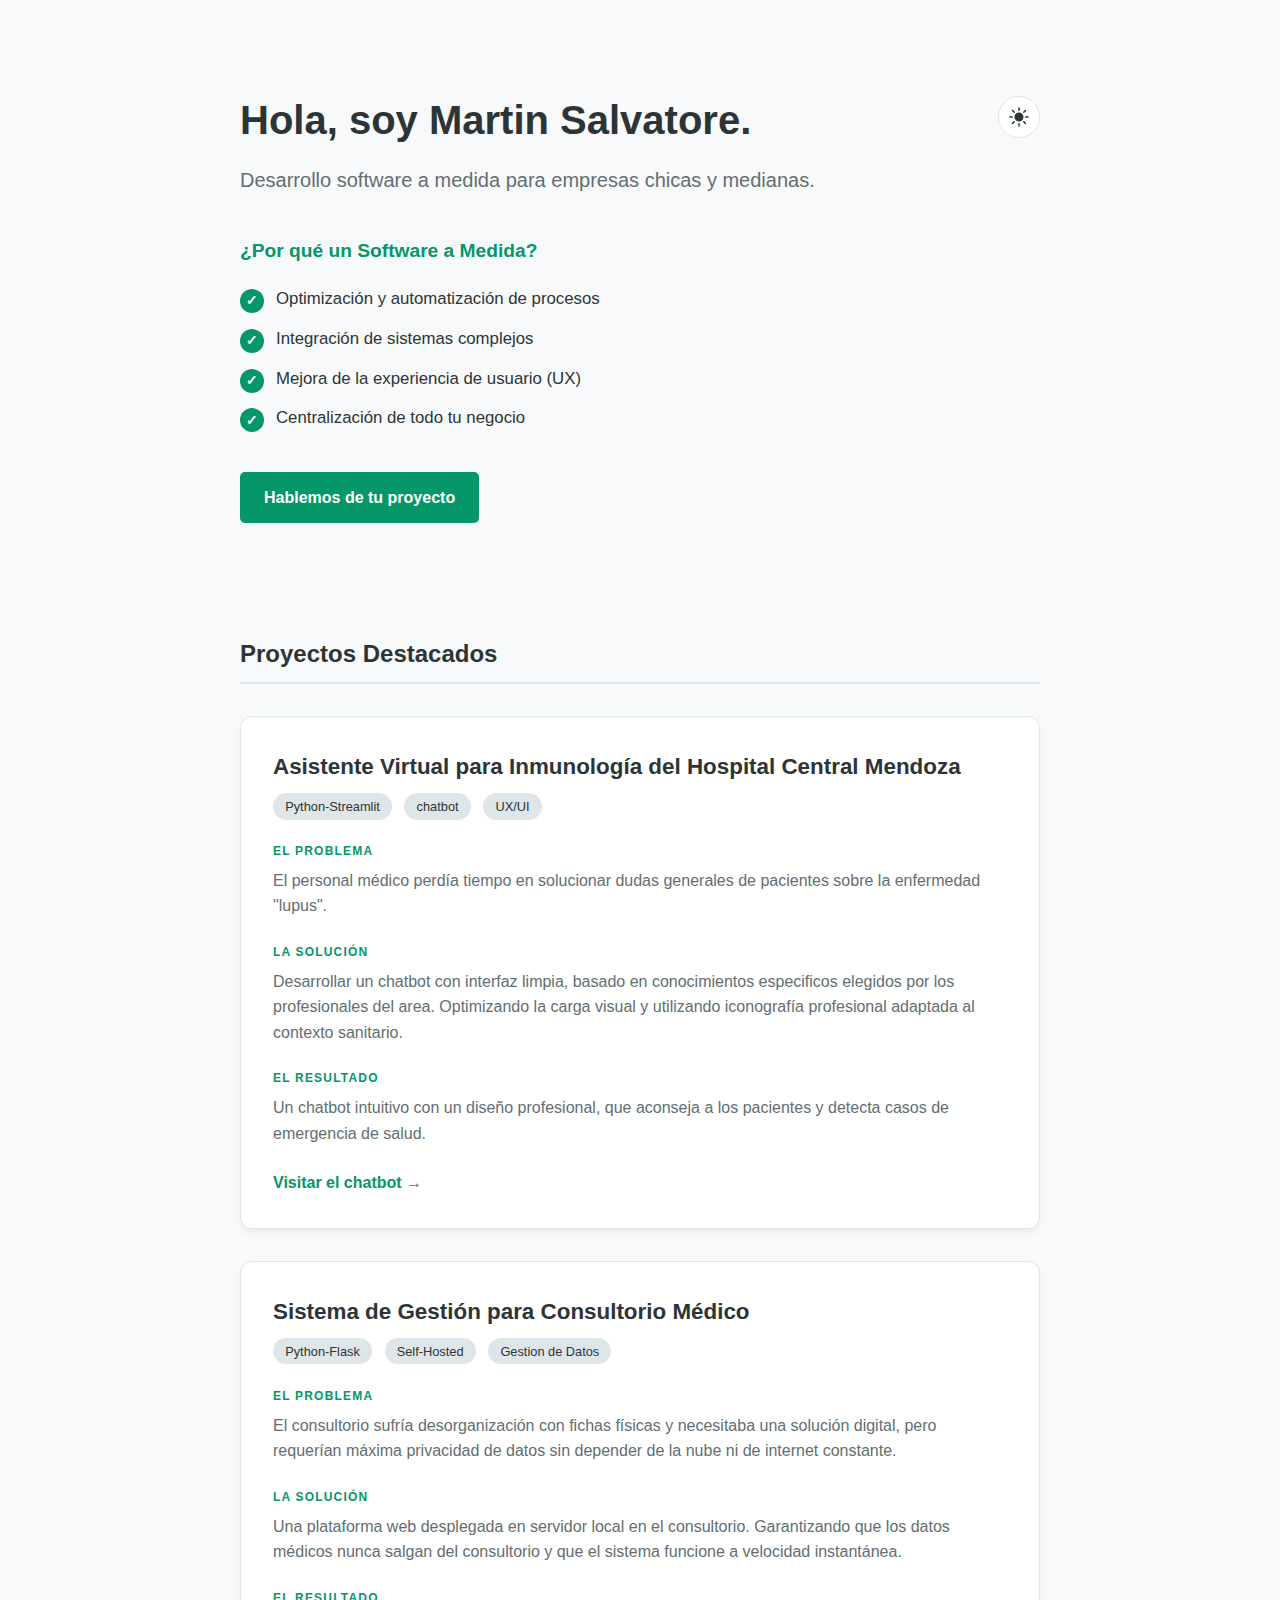
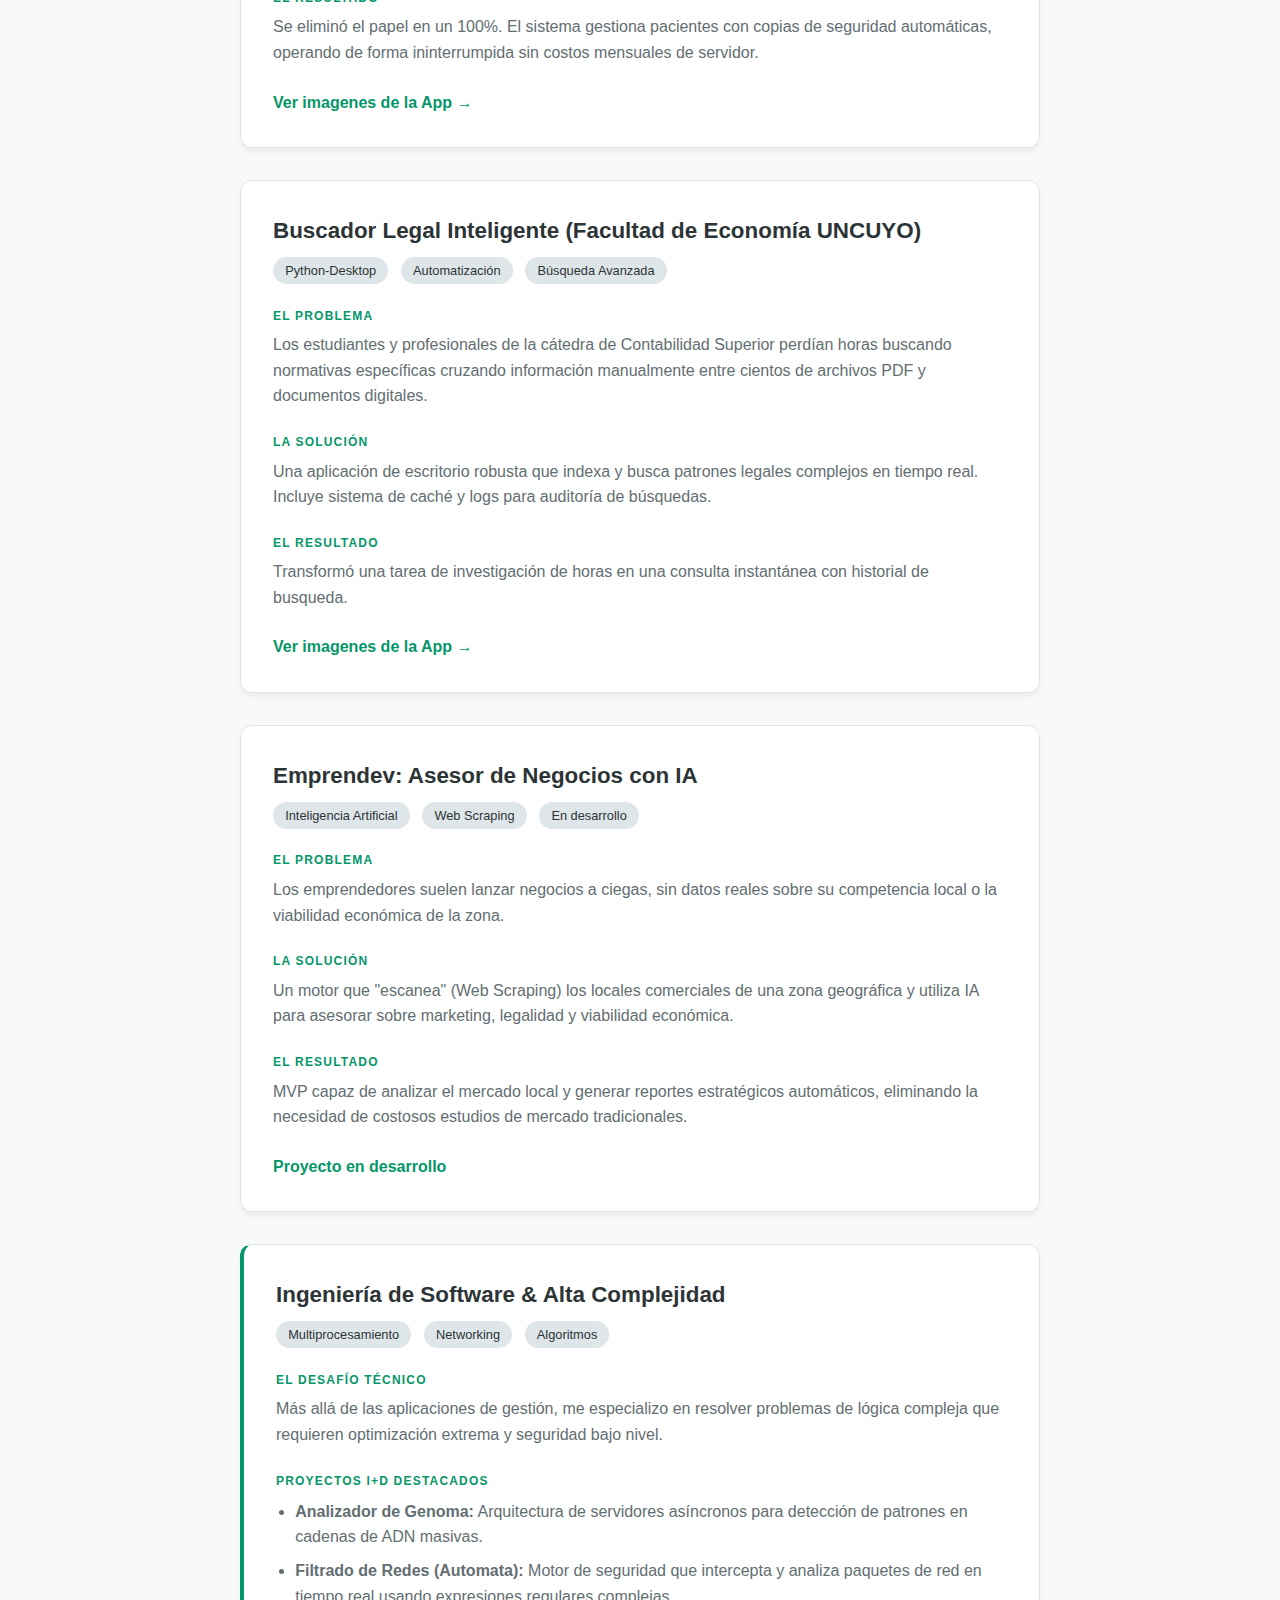
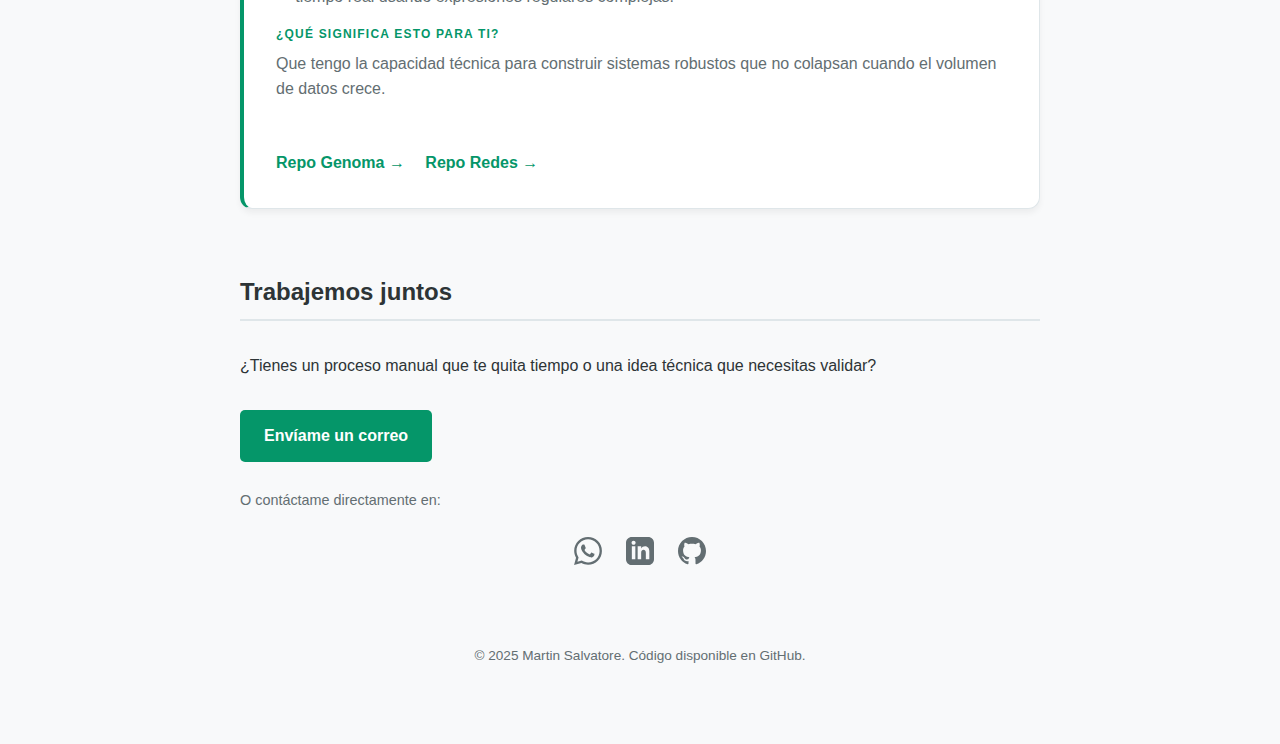
<file: index.html>
<!DOCTYPE html>
<html lang="es">
<head>
    <meta charset="UTF-8">
    <link rel="icon" href="data:image/svg+xml,<svg xmlns=%22http://www.w3.org/2000/svg%22 viewBox=%220 0 100 100%22><text y=%22.9em%22 font-size=%2290%22>💻</text></svg>">
    <meta property="og:title" content="Tu Nombre | Desarrollador de Software">
    <meta property="og:description" content="Ayudo a empresas a automatizar procesos y solucionar problemas técnicos complejos.">
    <meta property="og:image" content="https://tu-usuario.github.io/tu-foto-o-captura.jpg"> <meta property="og:url" content="https://tu-usuario.github.io">
    <meta property="og:type" content="website">

    <meta name="viewport" content="width=device-width, initial-scale=1.0">
    <meta name="description" content="Portafolio de desarrollo de software. Soluciones prácticas para problemas reales.">
    <title>Tu Nombre | Freelance Developer</title>
    <link rel="stylesheet" href="style.css">
</head>
<body>

<div class="container">
    <header>
        <div class="header-content">
            <h1>Hola, soy Martin Salvatore.</h1>
            <p class="subtitle">Desarrollo software a medida para empresas chicas y medianas.</p>
            
            <h3 class="benefits-title">¿Por qué un Software a Medida?</h3>
            
            <ul class="benefits-list">
                <li>
                    <span class="check-icon">✓</span> Optimización y automatización de procesos
                </li>
                <li>
                    <span class="check-icon">✓</span> Integración de sistemas complejos
                </li>
                <li>
                    <span class="check-icon">✓</span> Mejora de la experiencia de usuario (UX)
                </li>
                <li>
                    <span class="check-icon">✓</span> Centralización de todo tu negocio
                </li>
            </ul>

            <a href="#contacto" class="btn">Hablemos de tu proyecto</a>
        </div>
        
        <button id="theme-toggle" aria-label="Cambiar modo oscuro/claro">
            <svg class="theme-icon sun-icon" xmlns="http://www.w3.org/2000/svg" viewBox="0 0 24 24"><path d="M12 2.25a.75.75 0 01.75.75v2.25a.75.75 0 01-1.5 0V3a.75.75 0 01.75-.75zM7.5 12a4.5 4.5 0 119 0 4.5 4.5 0 01-9 0zM18.894 6.166a.75.75 0 00-1.06-1.06l-1.591 1.59a.75.75 0 101.06 1.061l1.591-1.59zM21.75 12a.75.75 0 01-.75.75h-2.25a.75.75 0 010-1.5H21a.75.75 0 01.75.75zM17.834 18.894a.75.75 0 001.06-1.06l-1.59-1.591a.75.75 0 10-1.061 1.06l1.59 1.591zM12 18a.75.75 0 01.75.75V21a.75.75 0 01-1.5 0v-2.25A.75.75 0 0112 18zM7.758 17.303a.75.75 0 00-1.061-1.06l-1.591 1.59a.75.75 0 001.06 1.061l1.591-1.59zM6 12a.75.75 0 01-.75.75H3a.75.75 0 010-1.5h2.25A.75.75 0 016 12zM6.697 7.757a.75.75 0 001.06-1.06l-1.59-1.591a.75.75 0 00-1.061 1.06l1.59 1.591z"/></svg>
            
            <svg class="theme-icon moon-icon" xmlns="http://www.w3.org/2000/svg" viewBox="0 0 24 24"><path fill-rule="evenodd" d="M9.528 1.718a.75.75 0 01.162.819A8.97 8.97 0 009 6a9 9 0 009 9 8.97 8.97 0 003.463-.69.75.75 0 01.981.98 10.5 10.5 0 01-9.694 6.46c-5.799 0-10.5-4.701-10.5-10.5 0-4.368 2.667-8.112 6.46-9.694a.75.75 0 01.818.162z" clip-rule="evenodd"/></svg>
        </button>
    </header>

    <h2 class="section-title">Proyectos Destacados</h2>

    <div class="project-card">
        <h3 class="project-title">Asistente Virtual para Inmunología del Hospital Central Mendoza</h3>
        <div class="tech-stack">
            <span class="project-tag">Python-Streamlit</span>
            <span class="project-tag">chatbot</span>
            <span class="project-tag">UX/UI</span>
        </div>

        <div class="case-study">
            <h4>El Problema</h4>
            <p>El personal médico perdía tiempo en solucionar dudas generales de pacientes sobre la enfermedad "lupus".</p>

            <h4>La Solución</h4>
            <p>Desarrollar un chatbot con interfaz limpia, basado en conocimientos especificos elegidos por los profesionales del area. Optimizando la carga visual y utilizando iconografía profesional adaptada al contexto sanitario.</p>

            <h4>El Resultado</h4>
            <p>Un chatbot intuitivo con un diseño profesional, que aconseja a los pacientes y detecta casos de emergencia de salud.</p>
        </div>
        <a href="link-al-chatbot" target="_blank" class="project-link">Visitar el chatbot &rarr;</a>
    </div>

    <div class="project-card">
        <h3 class="project-title">Sistema de Gestión para Consultorio Médico</h3>
        <div class="tech-stack">
            <span class="project-tag">Python-Flask</span>
            <span class="project-tag">Self-Hosted</span>
            <span class="project-tag">Gestion de Datos</span>
        </div>

        <div class="case-study">
            <h4>El Problema</h4>
            <p>El consultorio sufría desorganización con fichas físicas y necesitaba una solución digital, pero requerían máxima privacidad de datos sin depender de la nube ni de internet constante.</p>

            <h4>La Solución</h4>
            <p>Una plataforma web desplegada en servidor local en el consultorio. Garantizando que los datos médicos nunca salgan del consultorio y que el sistema funcione a velocidad instantánea.</p>

            <h4>El Resultado</h4>
            <p>Se eliminó el papel en un 100%. El sistema gestiona pacientes con copias de seguridad automáticas, operando de forma ininterrumpida sin costos mensuales de servidor.</p>
        </div>
        
        <a href="consultorio.html" class="project-link">Ver imagenes de la App &rarr;</a>
    </div>

    <div class="project-card">
        <h3 class="project-title">Buscador Legal Inteligente (Facultad de Economía UNCUYO)</h3>
        <div class="tech-stack">
            <span class="project-tag">Python-Desktop</span>
            <span class="project-tag">Automatización</span>
            <span class="project-tag">Búsqueda Avanzada</span>
        </div>

        <div class="case-study">
            <h4>El Problema</h4>
            <p>Los estudiantes y profesionales de la cátedra de Contabilidad Superior perdían horas buscando normativas específicas cruzando información manualmente entre cientos de archivos PDF y documentos digitales.</p>

            <h4>La Solución</h4>
            <p>Una aplicación de escritorio robusta que indexa y busca patrones legales complejos en tiempo real. Incluye sistema de caché y logs para auditoría de búsquedas.</p>

            <h4>El Resultado</h4>
            <p>Transformó una tarea de investigación de horas en una consulta instantánea con historial de busqueda.</p>
        </div>
        <a href="lab_datos.html" class="project-link">Ver imagenes de la App &rarr;</a>
    </div>

    <div class="project-card">
        <h3 class="project-title">Emprendev: Asesor de Negocios con IA</h3>
        <div class="tech-stack">
            <span class="project-tag">Inteligencia Artificial</span>
            <span class="project-tag">Web Scraping</span>
            <span class="project-tag">En desarrollo</span>
        </div>

        <div class="case-study">
            <h4>El Problema</h4>
            <p>Los emprendedores suelen lanzar negocios a ciegas, sin datos reales sobre su competencia local o la viabilidad económica de la zona.</p>

            <h4>La Solución</h4>
            <p>Un motor que "escanea" (Web Scraping) los locales comerciales de una zona geográfica y utiliza IA para asesorar sobre marketing, legalidad y viabilidad económica.</p>

            <h4>El Resultado</h4>
            <p>MVP capaz de analizar el mercado local y generar reportes estratégicos automáticos, eliminando la necesidad de costosos estudios de mercado tradicionales.</p>
        </div>
        <a href="#" class="project-link">Proyecto en desarrollo</a>
    </div>

    <div class="project-card" style="border-left: 4px solid var(--accent);">
        <h3 class="project-title">Ingeniería de Software & Alta Complejidad</h3>
        <div class="tech-stack">
            <span class="project-tag">Multiprocesamiento</span>
            <span class="project-tag">Networking</span>
            <span class="project-tag">Algoritmos</span>
        </div>

        <div class="case-study">
            <h4>El Desafío Técnico</h4>
            <p>Más allá de las aplicaciones de gestión, me especializo en resolver problemas de lógica compleja que requieren optimización extrema y seguridad bajo nivel.</p>

            <h4>Proyectos I+D Destacados</h4>
            <ul style="margin-top: 0.5rem; padding-left: 1.2rem; color: var(--subtext);">
                <li style="margin-bottom: 0.5rem;">
                    <strong>Analizador de Genoma:</strong> Arquitectura de servidores asíncronos para detección de patrones en cadenas de ADN masivas.
                </li>
                <li>
                    <strong>Filtrado de Redes (Automata):</strong> Motor de seguridad que intercepta y analiza paquetes de red en tiempo real usando expresiones regulares complejas.
                </li>
            </ul>

            <h4 style="margin-top: 1rem;">¿Qué significa esto para ti?</h4>
            <p>Que tengo la capacidad técnica para construir sistemas robustos que no colapsan cuando el volumen de datos crece.</p>
        </div>
        
        <div style="margin-top: 1.5rem;">
            <a href="https://github.com/tinchosalvatore/analizador_genoma.git" target="_blank" class="project-link" style="margin-right: 1rem;">Repo Genoma &rarr;</a>
            <a href="https://github.com/tinchosalvatore/filtrado_conexiones_automatas.git" target="_blank" class="project-link">Repo Redes &rarr;</a>
        </div>
    </div>


<h2 id="contacto" class="section-title">Trabajemos juntos</h2>
    <p>¿Tienes un proceso manual que te quita tiempo o una idea técnica que necesitas validar?</p>
    
    <div style="margin-top: 2rem;" class="contact-links">
        <a href="mailto:salvatoreinformatics@gmail.com" class="btn" style="color: white !important; border: none; margin-right: 0;">Envíame un correo</a>
        
        <br><br>
        <span style="color: var(--subtext); font-size: 0.9rem;">O contáctame directamente en:</span>
        
        <div class="social-icons">
            
            <a href="https://wa.me/5492616174053?text=Hola,%20vi%20tu%20web%20y%20quería%20consultarte%20sobre%20desarrollar%20un%20software%20a%20medida." class="social-link" target="_blank" aria-label="Chat de WhatsApp">
                <svg xmlns="http://www.w3.org/2000/svg" viewBox="0 0 24 24"><path d="M.057 24l1.687-6.163c-1.041-1.804-1.588-3.849-1.587-5.946.003-6.556 5.338-11.891 11.893-11.891 3.181.001 6.167 1.24 8.413 3.488 2.245 2.248 3.481 5.236 3.48 8.414-.003 6.557-5.338 11.892-11.893 11.892-1.99-.001-3.951-.5-5.688-1.448l-6.305 1.654zm6.597-3.807c1.676.995 3.276 1.591 5.392 1.592 5.448 0 9.886-4.434 9.889-9.885.002-5.462-4.415-9.89-9.881-9.892-5.452 0-9.887 4.434-9.889 9.884-.001 2.225.651 3.891 1.746 5.634l-.999 3.648 3.742-.981zm11.387-5.464c-.074-.124-.272-.198-.57-.347-.297-.149-1.758-.868-2.031-.967-.272-.099-.47-.149-.669.149-.198.297-.768.967-.941 1.165-.173.198-.347.223-.644.074-.297-.149-1.255-.463-2.39-1.475-.883-.788-1.48-1.761-1.653-2.059-.173-.297-.018-.458.13-.606.134-.133.297-.347.446-.521.151-.172.2-.296.3-.495.099-.198.05-.372-.025-.521-.075-.148-.669-1.611-.916-2.206-.242-.579-.487-.501-.669-.51l-.57-.01c-.198 0-.52.074-.792.372s-1.04 1.016-1.04 2.479 1.065 2.876 1.213 3.074c.149.198 2.095 3.2 5.076 4.487 2.082.899 2.503.719 2.949.676.446-.043 1.758-.719 2.006-1.413.248-.695.248-1.29.173-1.414z"/></svg>
            </a>

            <a href="https://www.linkedin.com/in/martin-salvatore-849a80342/" class="social-link" target="_blank" aria-label="Perfil de LinkedIn">
                <svg xmlns="http://www.w3.org/2000/svg" viewBox="0 0 24 24"><path d="M19 0h-14c-2.761 0-5 2.239-5 5v14c0 2.761 2.239 5 5 5h14c2.762 0 5-2.239 5-5v-14c0-2.761-2.238-5-5-5zm-11 19h-3v-11h3v11zm-1.5-12.268c-.966 0-1.75-.79-1.75-1.764s.784-1.764 1.75-1.764 1.75.79 1.75 1.764-.783 1.764-1.75 1.764zm13.5 12.268h-3v-5.604c0-3.368-4-3.113-4 0v5.604h-3v-11h3v1.765c1.396-2.586 7-2.777 7 2.476v6.759z"/></svg>
            </a>

            <a href="https://github.com/tinchosalvatore" class="social-link" target="_blank" aria-label="Perfil de GitHub">
                <svg xmlns="http://www.w3.org/2000/svg" viewBox="0 0 24 24"><path d="M12 0c-6.626 0-12 5.373-12 12 0 5.302 3.438 9.8 8.207 11.387.599.111.793-.261.793-.577v-2.234c-3.338.726-4.033-1.416-4.033-1.416-.546-1.387-1.333-1.756-1.333-1.756-1.089-.745.083-.729.083-.729 1.205.084 1.839 1.237 1.839 1.237 1.07 1.834 2.807 1.304 3.492.997.107-.775.418-1.305.762-1.604-2.665-.305-5.467-1.334-5.467-5.931 0-1.311.469-2.381 1.236-3.221-.124-.303-.535-1.524.117-3.176 0 0 1.008-.322 3.301 1.23.957-.266 1.983-.399 3.003-.404 1.02.005 2.047.138 3.006.404 2.291-1.552 3.297-1.23 3.297-1.23.653 1.653.242 2.874.118 3.176.77.84 1.235 1.911 1.235 3.221 0 4.609-2.807 5.624-5.479 5.921.43.372.823 1.102.823 2.222v3.293c0 .319.192.694.801.576 4.765-1.589 8.199-6.086 8.199-11.386 0-6.627-5.373-12-12-12z"/></svg>
            </a>

        </div>
    </div>

    <footer>
        <p>&copy; 2025 Martin Salvatore. Código disponible en GitHub.</p>
    </footer>

</div>

<script>
    // 1. Referencias a los elementos
    const toggleButton = document.getElementById('theme-toggle');
    const body = document.body;

    // 2. Al cargar la página: Verificar si el usuario ya tenía una preferencia guardada
    const currentTheme = localStorage.getItem('theme');
    // Si la preferencia guardada era 'dark', activamos el modo oscuro inmediatamente
    if (currentTheme === 'dark') {
        body.classList.add('dark-mode');
    }

    // 3. Escuchar el clic en el botón
    toggleButton.addEventListener('click', function() {
        // Alternar (quitar o poner) la clase 'dark-mode' en el body
        body.classList.toggle('dark-mode');

        // 4. Guardar la nueva preferencia del usuario
        if (body.classList.contains('dark-mode')) {
            // Si acabamos de activar el modo oscuro, guardamos 'dark'
            localStorage.setItem('theme', 'dark');
        } else {
            // Si lo acabamos de desactivar, guardamos 'light'
            localStorage.setItem('theme', 'light');
        }
    });
</script>

</body>
</html>
</file>
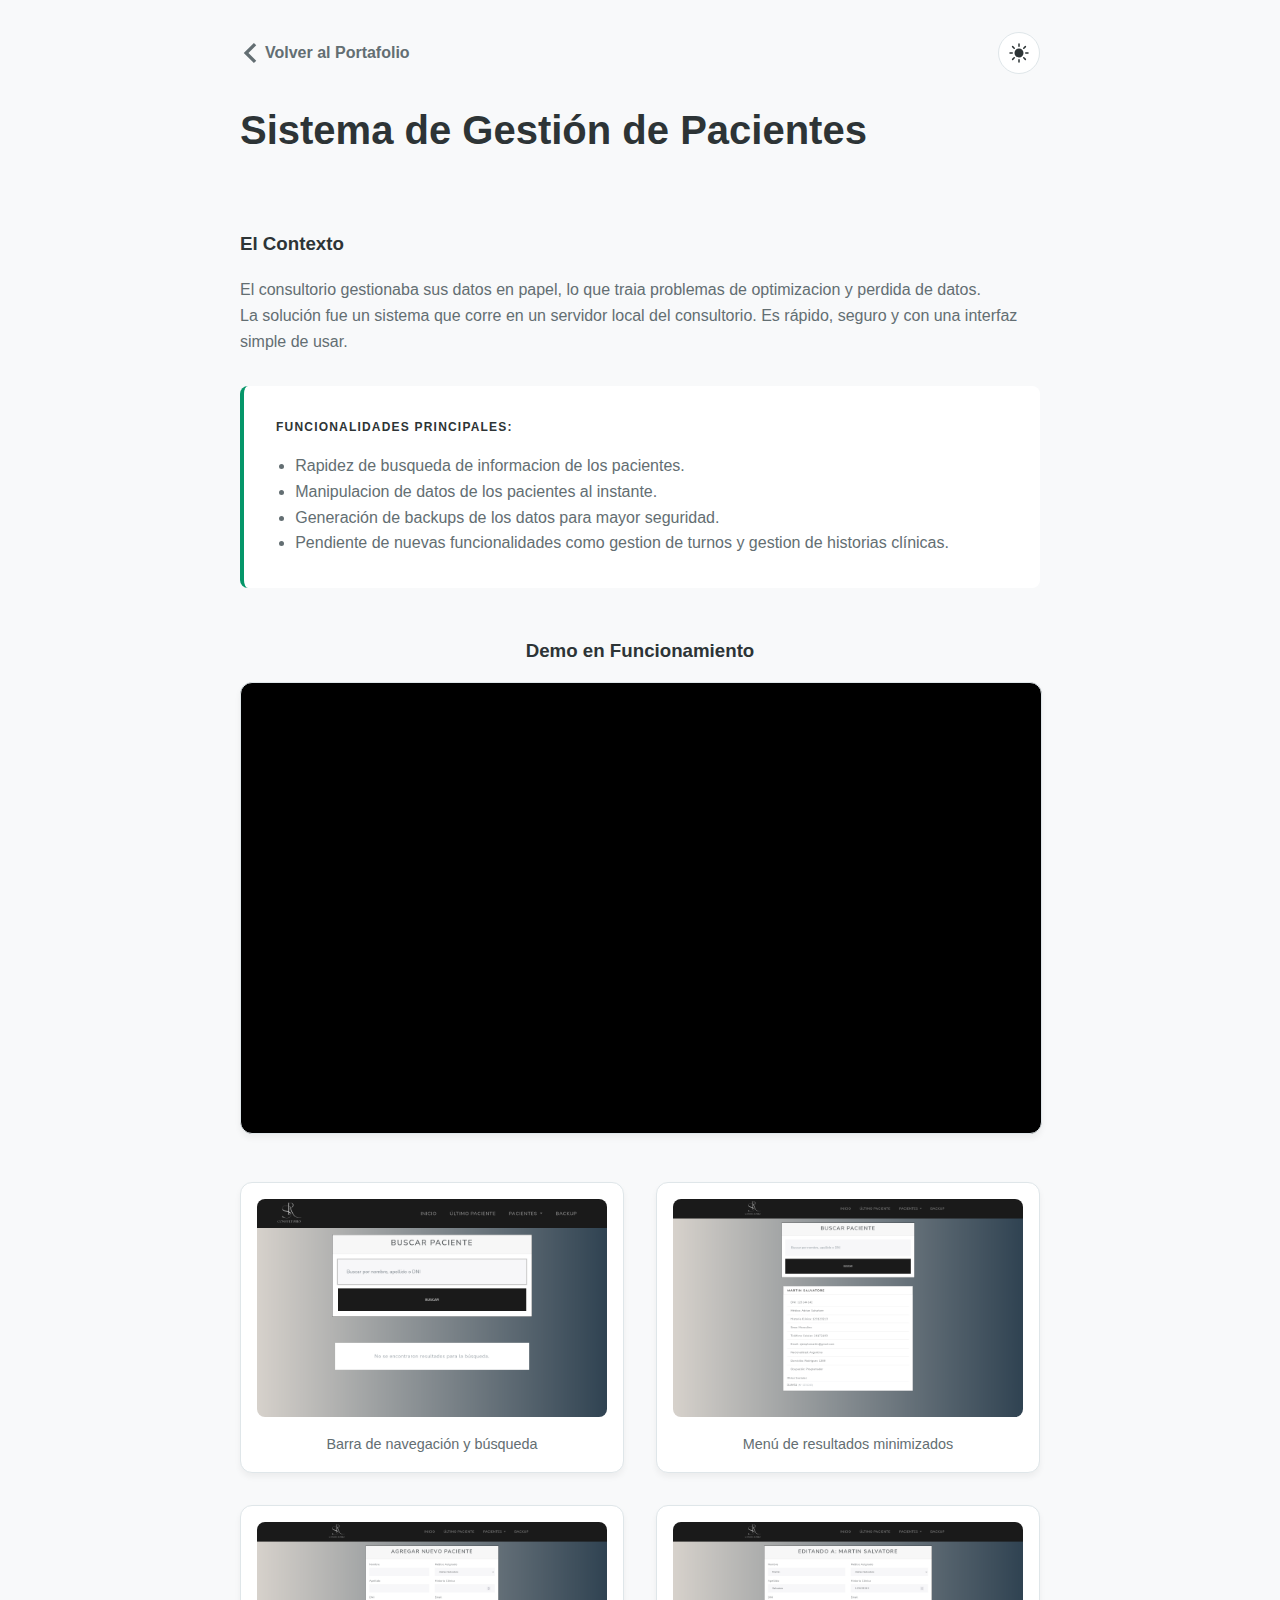
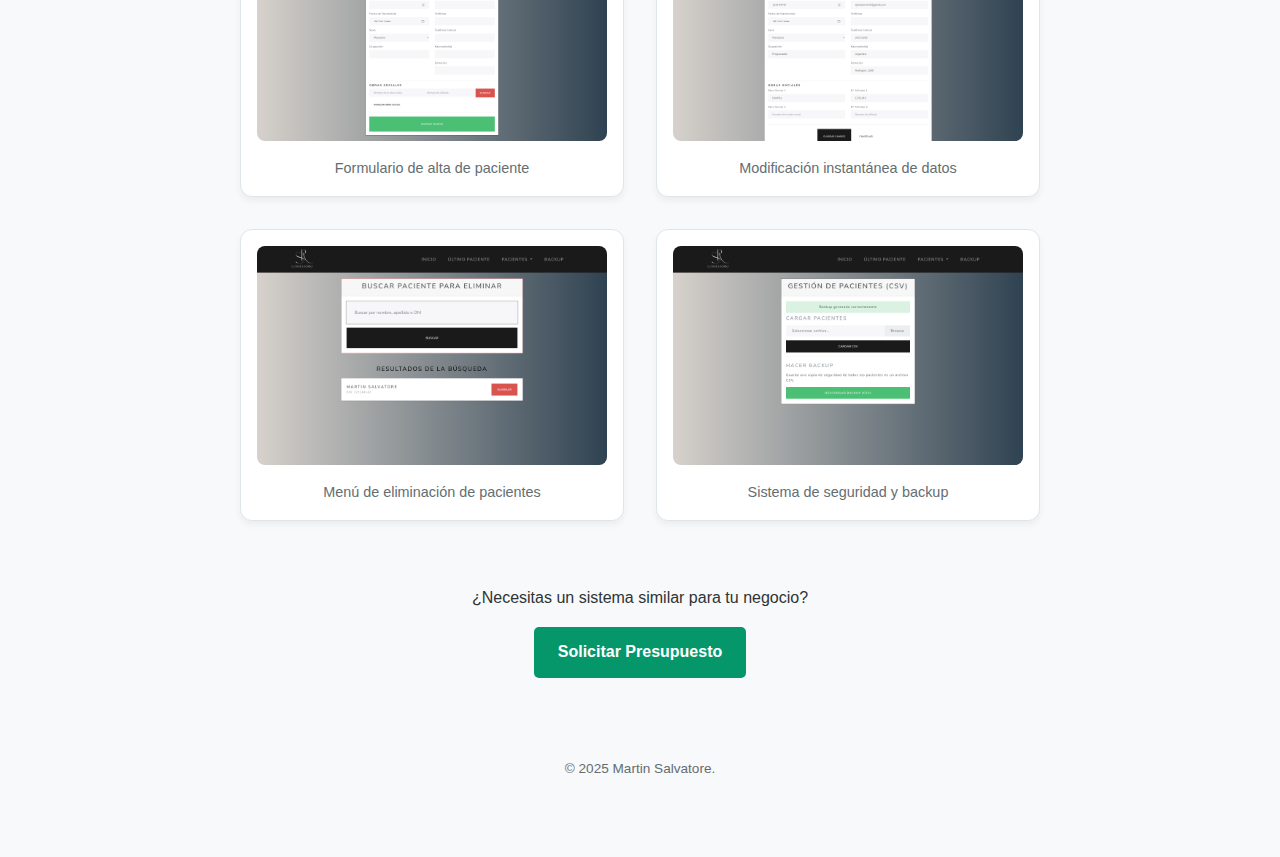
<file: consultorio.html>
<!DOCTYPE html>
<html lang="es">
<head>
    <meta charset="UTF-8">
    <meta name="viewport" content="width=device-width, initial-scale=1.0">
    <title>Consultorio Médico | Martin Salvatore</title>
    <link rel="icon" href="data:image/svg+xml,<svg xmlns=%22http://www.w3.org/2000/svg%22 viewBox=%220 0 100 100%22><text y=%22.9em%22 font-size=%2290%22>💻</text></svg>">
    <link rel="stylesheet" href="style.css">
</head>
<body>

<div class="container">

    <nav class="back-nav" style="display: flex; justify-content: space-between; align-items: center;">
        
        <a href="index.html" class="back-link">
            <svg style="width:20px; height:20px; margin-right:5px; fill:currentColor;" xmlns="http://www.w3.org/2000/svg" viewBox="0 0 24 24"><path d="M16.67 0l2.83 2.829-9.339 9.175 9.339 9.167-2.83 2.829-12.17-11.996z"/></svg>
            Volver al Portafolio
        </a>

        <button id="theme-toggle" aria-label="Cambiar modo oscuro/claro">
            <svg class="theme-icon sun-icon" xmlns="http://www.w3.org/2000/svg" viewBox="0 0 24 24"><path d="M12 2.25a.75.75 0 01.75.75v2.25a.75.75 0 01-1.5 0V3a.75.75 0 01.75-.75zM7.5 12a4.5 4.5 0 119 0 4.5 4.5 0 01-9 0zM18.894 6.166a.75.75 0 00-1.06-1.06l-1.591 1.59a.75.75 0 101.06 1.061l1.591-1.59zM21.75 12a.75.75 0 01-.75.75h-2.25a.75.75 0 010-1.5H21a.75.75 0 01.75.75zM17.834 18.894a.75.75 0 001.06-1.06l-1.59-1.591a.75.75 0 10-1.061 1.06l1.59 1.591zM12 18a.75.75 0 01.75.75V21a.75.75 0 01-1.5 0v-2.25A.75.75 0 0112 18zM7.758 17.303a.75.75 0 00-1.061-1.06l-1.591 1.59a.75.75 0 001.06 1.061l1.591-1.59zM6 12a.75.75 0 01-.75.75H3a.75.75 0 010-1.5h2.25A.75.75 0 016 12zM6.697 7.757a.75.75 0 001.06-1.06l-1.59-1.591a.75.75 0 00-1.061 1.06l1.59 1.591z"/></svg>
            <svg class="theme-icon moon-icon" xmlns="http://www.w3.org/2000/svg" viewBox="0 0 24 24"><path fill-rule="evenodd" d="M9.528 1.718a.75.75 0 01.162.819A8.97 8.97 0 009 6a9 9 0 009 9 8.97 8.97 0 003.463-.69.75.75 0 01.981.98 10.5 10.5 0 01-9.694 6.46c-5.799 0-10.5-4.701-10.5-10.5 0-4.368 2.667-8.112 6.46-9.694a.75.75 0 01.818.162z" clip-rule="evenodd"/></svg>
        </button>

    </nav>

    <header style="padding-top: 0;">
        <h1>Sistema de Gestión de Pacientes</h1>
    </header>

    <section class="case-study">
        <h3>El Contexto</h3>
        <p>El consultorio gestionaba sus datos en papel, lo que traia problemas de optimizacion y perdida de datos.</p>
        
        <p>La solución fue un sistema que corre en un servidor local del consultorio. Es rápido, seguro y con una interfaz simple de usar.</p>

        <div class="feature-list">
            <h4 style="margin-top:0; color:var(--text);">Funcionalidades Principales:</h4>
            <ul style="margin-bottom:0; padding-left:1.2rem; color:var(--subtext);">
                <li>Rapidez de busqueda de informacion de los pacientes.</li>
                <li>Manipulacion de datos de los pacientes al instante.</li>
                <li>Generación de backups de los datos para mayor seguridad.</li>
                <li>Pendiente de nuevas funcionalidades como gestion de turnos y gestion de historias clínicas.</li>
            </ul>
        </div>
    </section>

    <section class="video-section">
        <h3 style="text-align: center; margin-bottom: 1rem;">Demo en Funcionamiento</h3>
        <div class="video-container">
            <iframe width="560" height="315" src="https://www.youtube.com/embed/IzDOQe0iAOk" title="Demo del Sistema Médico" frameborder="0" allow="accelerometer; autoplay; clipboard-write; encrypted-media; gyroscope; picture-in-picture; web-share" referrerpolicy="strict-origin-when-cross-origin" allowfullscreen></iframe>
        </div>
    </section>

    <section class="gallery-grid">
        
        <div class="gallery-item">
            <img src="img/consultorio medico/menu_buscar_paciente.png" alt="Barra de navegacion mas busqueda de pacientes">
            <div class="gallery-caption">Barra de navegación y búsqueda</div>
        </div>

        <div class="gallery-item">
            <img src="img/consultorio medico/resultado_busqueda.png" alt="Resultado de busqueda">
            <div class="gallery-caption">Menú de resultados minimizados</div>
        </div>

        <div class="gallery-item">
            <img src="img/consultorio medico/agregar_paciente.png" alt="Agregar paciente">
            <div class="gallery-caption">Formulario de alta de paciente</div>
        </div>

        <div class="gallery-item">
            <img src="img/consultorio medico/editar_paciente.png" alt="Editar paciente">
            <div class="gallery-caption">Modificación instantánea de datos</div>
        </div>

        <div class="gallery-item">
            <img src="img/consultorio medico/eliminar_paciente.png" alt="Eliminar paciente">
            <div class="gallery-caption">Menú de eliminación de pacientes</div>
        </div>

        <div class="gallery-item">
            <img src="img/consultorio medico/backup.png" alt="Backup">
            <div class="gallery-caption">Sistema de seguridad y backup</div>
        </div>

    </section>

    <div style="text-align: center; margin-top: 4rem;">
        <p>¿Necesitas un sistema similar para tu negocio?</p>
        <a href="index.html#contacto" class="btn">Solicitar Presupuesto</a>
    </div>

    <footer>
        <p>&copy; 2025 Martin Salvatore.</p>
    </footer>

</div>

<div id="lightbox" class="lightbox">
    <span class="close-lightbox">&times;</span>
    <img class="lightbox-content" id="lightbox-img">
</div>

<script>
    // --- 1. MODO OSCURO ---
    const toggleButton = document.getElementById('theme-toggle');
    const body = document.body;
    const currentTheme = localStorage.getItem('theme');
    
    if (currentTheme === 'dark') {
        body.classList.add('dark-mode');
    }

    toggleButton.addEventListener('click', function() {
        body.classList.toggle('dark-mode');
        if (body.classList.contains('dark-mode')) {
            localStorage.setItem('theme', 'dark');
        } else {
            localStorage.setItem('theme', 'light');
        }
    });

    // --- 2. FUNCIONALIDAD LIGHTBOX (ZOOM IMAGEN) ---
    const lightbox = document.getElementById('lightbox');
    const lightboxImg = document.getElementById('lightbox-img');
    const closeBtn = document.querySelector('.close-lightbox');
    const galleryImages = document.querySelectorAll('.gallery-item img');

    // Al hacer click en una imagen de la galería
    galleryImages.forEach(img => {
        img.addEventListener('click', () => {
            lightbox.classList.add('active'); // Mostrar el lightbox
            lightboxImg.src = img.src;        // Poner la misma imagen
        });
    });

    // Función para cerrar
    const closeLightbox = () => {
        lightbox.classList.remove('active');
    };

    // Cerrar al click en la X
    closeBtn.addEventListener('click', closeLightbox);

    // Cerrar al click fuera de la imagen (en el fondo negro)
    lightbox.addEventListener('click', (e) => {
        if (e.target === lightbox) {
            closeLightbox();
        }
    });

    // Cerrar con la tecla ESC
    document.addEventListener('keydown', (e) => {
        if (e.key === 'Escape') closeLightbox();
    });

</script>

</body>
</html>
</file>
<file: style.css>
html {
    scroll-behavior: smooth; /* Permite que el usuario pueda desplazarse rápidamente */
}

/* --- VARIABLES DE COLOR (MODO CLARO POR DEFECTO) --- */
:root { 
    --bg: #f8f9fa; 
    --text: #2d3436; 
    --accent: #059669; 
    --card-bg: #ffffff; 
    --border: #dfe6e9;
    --subtext: #636e72;
    --shadow: rgba(0,0,0,0.05);
}

/* --- VARIABLES DEL MODO OSCURO --- */
/* Cuando el body tiene la clase 'dark-mode', usamos estos colores */
body.dark-mode {
    --bg: #0f172a;         /* Fondo azul marino muy oscuro */
    --text: #e2e8f0;       /* Texto blanco suave */
    --accent: #818cf8;     /* Un azul más brillante para destacar en oscuro */
    --card-bg: #1e293b;    /* Tarjetas un poco más claras que el fondo */
    --border: #334155;     /* Bordes sutiles */
    --subtext: #94a3b8;    /* Texto secundario gris azulado */
    --shadow: rgba(0,0,0,0.3); /* Sombras más marcadas en oscuro */
}


/* --- ESTILOS GENERALES --- */
body { 
    font-family: -apple-system, BlinkMacSystemFont, "Segoe UI", Roboto, "Helvetica Neue", Arial, sans-serif; 
    line-height: 1.6; 
    color: var(--text); 
    background: var(--bg); 
    margin: 0; 
    padding: 0;
    /* TRANSICIÓN SUAVE: La clave para que el cambio de modo se sienta moderno */
    transition: background-color 0.3s ease, color 0.3s ease;
}

.container { 
    max-width: 800px; 
    margin: 0 auto; 
    padding: 2rem 1rem; 
    position: relative; /* Necesario para posicionar el botón de modo oscuro */
}

/* --- HEADER Y BOTÓN DE TEMA --- */
header { 
    padding: 4rem 0 3rem 0; 
    text-align: left; 
    display: flex;
    justify-content: space-between;
    align-items: flex-start;
}

.header-content {
    flex: 1;
}

/* Estilos para el botón de Sol/Luna */
#theme-toggle {
    background: none;
    border: none;
    cursor: pointer;
    padding: 0.5rem;
    border-radius: 50%;
    background-color: var(--card-bg);
    border: 1px solid var(--border);
    color: var(--text);
    display: flex;
    align-items: center;
    justify-content: center;
    transition: transform 0.2s ease, background-color 0.3s ease;
}

#theme-toggle:hover {
    transform: rotate(15deg) scale(1.1); /* Pequeña animación al pasar el mouse */
}

/* Iconos SVG dentro del botón */
.theme-icon {
    width: 24px;
    height: 24px;
    fill: currentColor; /* El icono toma el color del texto actual */
}

/* Por defecto ocultamos la luna, mostramos el sol */
.moon-icon { display: none; }
.sun-icon { display: block; }

/* En modo oscuro, ocultamos el sol, mostramos la luna */
body.dark-mode .sun-icon { display: none; }
body.dark-mode .moon-icon { display: block; }


h1 { 
    font-size: 2.5rem; 
    margin-bottom: 0.5rem; 
    margin-top: 0;
    color: var(--text); /* Cambiado a variable para que reaccione al modo oscuro */
    line-height: 1.2;
}

.subtitle { 
    font-size: 1.25rem; 
    color: var(--subtext); 
    margin-bottom: 2rem; 
    max-width: 600px;
}

.btn { 
    display: inline-block; 
    background: var(--accent); 
    color: white !important; /* Forzamos blanco siempre en el botón principal */
    padding: 0.8rem 1.5rem; 
    text-decoration: none; 
    border-radius: 5px; 
    font-weight: 600; 
    transition: background 0.2s ease, transform 0.2s ease;
}

.btn:hover {
    filter: brightness(110%); /* Hace el color un 10% más brillante */
    transform: translateY(-2px); /* Pequeño efecto de elevación */
}

/* --- SECCIONES --- */
.section-title { 
    border-bottom: 2px solid var(--border); 
    padding-bottom: 0.5rem; 
    margin-top: 4rem; 
    margin-bottom: 2rem; 
    font-size: 1.5rem;
    color: var(--text);
}

/* --- TARJETAS DE PROYECTO (Con animación hover) --- */
.project-card { 
    background: var(--card-bg); 
    padding: 2rem; 
    border-radius: 12px; /* Bordes un poco más redondeados, más moderno */
    box-shadow: 0 4px 6px var(--shadow); 
    margin-bottom: 2rem; 
    border: 1px solid var(--border);
    /* Transición para el efecto hover */
    transition: transform 0.3s cubic-bezier(0.25, 0.8, 0.25, 1), box-shadow 0.3s ease;
}

/* EL EFECTO DINÁMICO: Levantar la tarjeta al pasar el mouse */
.project-card:hover {
    transform: translateY(-7px); /* Se mueve hacia arriba */
    box-shadow: 0 12px 24px var(--shadow); /* La sombra se hace más grande y difusa */
}

.project-title { 
    margin-top: 0; 
    font-size: 1.4rem; 
    margin-bottom: 0.5rem;
}

.tech-stack {
    margin-bottom: 1.5rem;
}

.project-tag { 
    background: var(--border); 
    font-size: 0.8rem; 
    padding: 0.3rem 0.7rem; 
    border-radius: 20px; /* Etiquetas redondeadas estilo "pill", muy moderno */
    margin-right: 0.5rem; 
    color: var(--text);
    font-weight: 500;
    border: 1px solid transparent; /* Para evitar saltos si añadimos borde luego */
}

/* Estructura Problema/Solución */
.case-study h4 { 
    margin-bottom: 0.4rem; 
    color: var(--accent); 
    text-transform: uppercase; 
    font-size: 0.75rem; 
    letter-spacing: 1.2px; 
    margin-top: 1.5rem;
    font-weight: 700;
}

.case-study p { 
    margin-top: 0; 
    margin-bottom: 0; 
    font-size: 1rem;
    color: var(--subtext);
}

.project-link {
    display: inline-block;
    margin-top: 1.5rem;
    color: var(--accent);
    text-decoration: none;
    font-weight: 600;
    transition: margin-left 0.2s ease;
}

.project-link:hover {
   margin-left: 5px; /* Pequeño desplazamiento a la derecha al pasar el mouse */
}

/* --- CONTACTO & FOOTER --- */
/* --- ICONOS DE REDES SOCIALES --- */
.social-icons {
    display: flex;
    justify-content: center; /* Centrados horizontalmente */
    gap: 1.5rem; /* Espacio entre cada icono */
    margin-top: 1.5rem;
    align-items: center;
}

.social-link {
    display: inline-flex;
    text-decoration: none;
    border: none !important; /* Quitamos el subrayado que tenían los links de texto */
}

.social-link svg {
    width: 28px;  /* Tamaño del icono */
    height: 28px;
    fill: var(--subtext); /* Color por defecto (grisáceo/apagado) */
    transition: all 0.3s ease;
}

/* Efecto al pasar el mouse: se colorean con tu color de Acento (Verde/Violeta) y crecen */
.social-link:hover svg {
    fill: var(--accent); 
    transform: translateY(-3px) scale(1.1);
}

footer { 
    margin-top: 5rem; 
    text-align: center; 
    font-size: 0.85rem; 
    color: var(--subtext); 
    padding-bottom: 2rem;
}

/* --- LISTA DE BENEFICIOS MEJORADA --- */
.benefits-title {
    font-size: 1.2rem;
    font-weight: 700;
    margin-top: 2.5rem;
    margin-bottom: 1.2rem; /* Un poco más de espacio antes de la lista */
    color: var(--accent);  /* Título en color verde/violeta */
}

.benefits-list {
    list-style: none; /* IMPORTANTE: Esto borra los puntos negros feos */
    padding: 0;       /* Elimina la sangría exagerada de la izquierda */
    margin: 0 0 2.5rem 0; /* Margen abajo para separar del botón verde */
}

.benefits-list li {
    display: flex; 
    align-items: flex-start; /* Alinea arriba por si el texto ocupa 2 líneas */
    margin-bottom: 0.8rem;
    font-size: 1.05rem;
    color: var(--text);
}

.check-icon {
    /* Diseño del circulito del check */
    color: white;             /* Check blanco */
    background: var(--accent); /* Fondo verde/violeta */
    
    font-weight: bold;
    min-width: 24px;   /* Tamaño fijo para que no se aplaste */
    height: 24px;
    border-radius: 50%; /* Lo hace perfectamente redondo */
    
    display: flex;
    align-items: center;
    justify-content: center;
    margin-right: 12px; /* Espacio entre el icono y el texto */
    font-size: 0.9rem;  /* Tamaño del símbolo ✓ */
    margin-top: 3px;    /* Pequeño ajuste para alinearlo con el texto */
}

/* --- ESTILOS PARA PÁGINAS DE DETALLE DE PROYECTO --- */

/* Botón de volver flotante o superior */
.back-nav {
    margin-bottom: 2rem;
}

.back-link {
    text-decoration: none;
    color: var(--subtext);
    font-weight: 600;
    display: inline-flex;
    align-items: center;
    transition: color 0.2s ease;
}

.back-link:hover {
    color: var(--accent);
}

/* Contenedor de la Galería (Grid Responsive) */
.gallery-grid {
    display: grid;
    /* Esto crea columnas automáticas. Si la pantalla es chica, 1 columna. Si es grande, 2. */
    grid-template-columns: repeat(auto-fit, minmax(350px, 1fr)); 
    gap: 2rem;
    margin-top: 3rem;
    margin-bottom: 3rem;
}

/* Estilo de cada imagen */
.gallery-item {
    background: var(--card-bg);
    padding: 1rem;
    border-radius: 12px;
    border: 1px solid var(--border);
    box-shadow: 0 4px 6px var(--shadow);
    transition: transform 0.3s ease;
}

.gallery-item:hover {
    transform: translateY(-5px); /* Efecto de "levantar" la foto */
}

.gallery-item img {
    width: 100%;
    height: auto;
    border-radius: 8px;
    display: block;
}

.gallery-caption {
    margin-top: 1rem;
    font-size: 0.9rem;
    color: var(--subtext);
    text-align: center;
    font-weight: 500;
}

/* Bloque de características extra */
.feature-list {
    background: var(--card-bg);
    padding: 2rem;
    border-radius: 8px;
    border-left: 4px solid var(--accent);
    margin-top: 2rem;
}


/* --- SECCIÓN DE VIDEO DEMO --- */
.video-section {
    margin-top: 3rem;
    margin-bottom: 3rem;
}

.video-container {
    position: relative;
    width: 100%;
    padding-bottom: 56.25%; /* Mágica proporción 16:9 */
    height: 0;
    overflow: hidden;
    border-radius: 12px;
    box-shadow: 0 4px 6px var(--shadow);
    border: 1px solid var(--border);
    background: #000; /* Fondo negro mientras carga */
}

.video-container iframe {
    position: absolute;
    top: 0;
    left: 0;
    width: 100%;
    height: 100%;
    border: none;
}


/* --- LIGHTBOX (VISOR DE IMÁGENES) --- */
.lightbox {
    display: none; /* Oculto por defecto */
    position: fixed;
    z-index: 9999; /* Por encima de todo */
    left: 0;
    top: 0;
    width: 100%;
    height: 100%;
    background-color: rgba(0, 0, 0, 0.9); /* Fondo negro semitransparente */
    justify-content: center;
    align-items: center;
    opacity: 0;
    transition: opacity 0.3s ease;
}

.lightbox.active {
    display: flex; /* Se muestra al activar */
    opacity: 1;
}

.lightbox-content {
    max-width: 90%;
    max-height: 90%;
    border-radius: 5px;
    box-shadow: 0 0 20px rgba(0,0,0,0.5);
    transform: scale(0.9);
    transition: transform 0.3s ease;
}

.lightbox.active .lightbox-content {
    transform: scale(1); /* Efecto zoom suave al abrir */
}

/* Cursor de lupa para indicar que se puede ampliar */
.gallery-item img {
    cursor: zoom-in;
}

/* Botón de cerrar (X) */
.close-lightbox {
    position: absolute;
    top: 20px;
    right: 30px;
    color: white;
    font-size: 40px;
    font-weight: bold;
    cursor: pointer;
    transition: color 0.2s;
    z-index: 10000;
}

.close-lightbox:hover {
    color: var(--accent);
}
</file>
